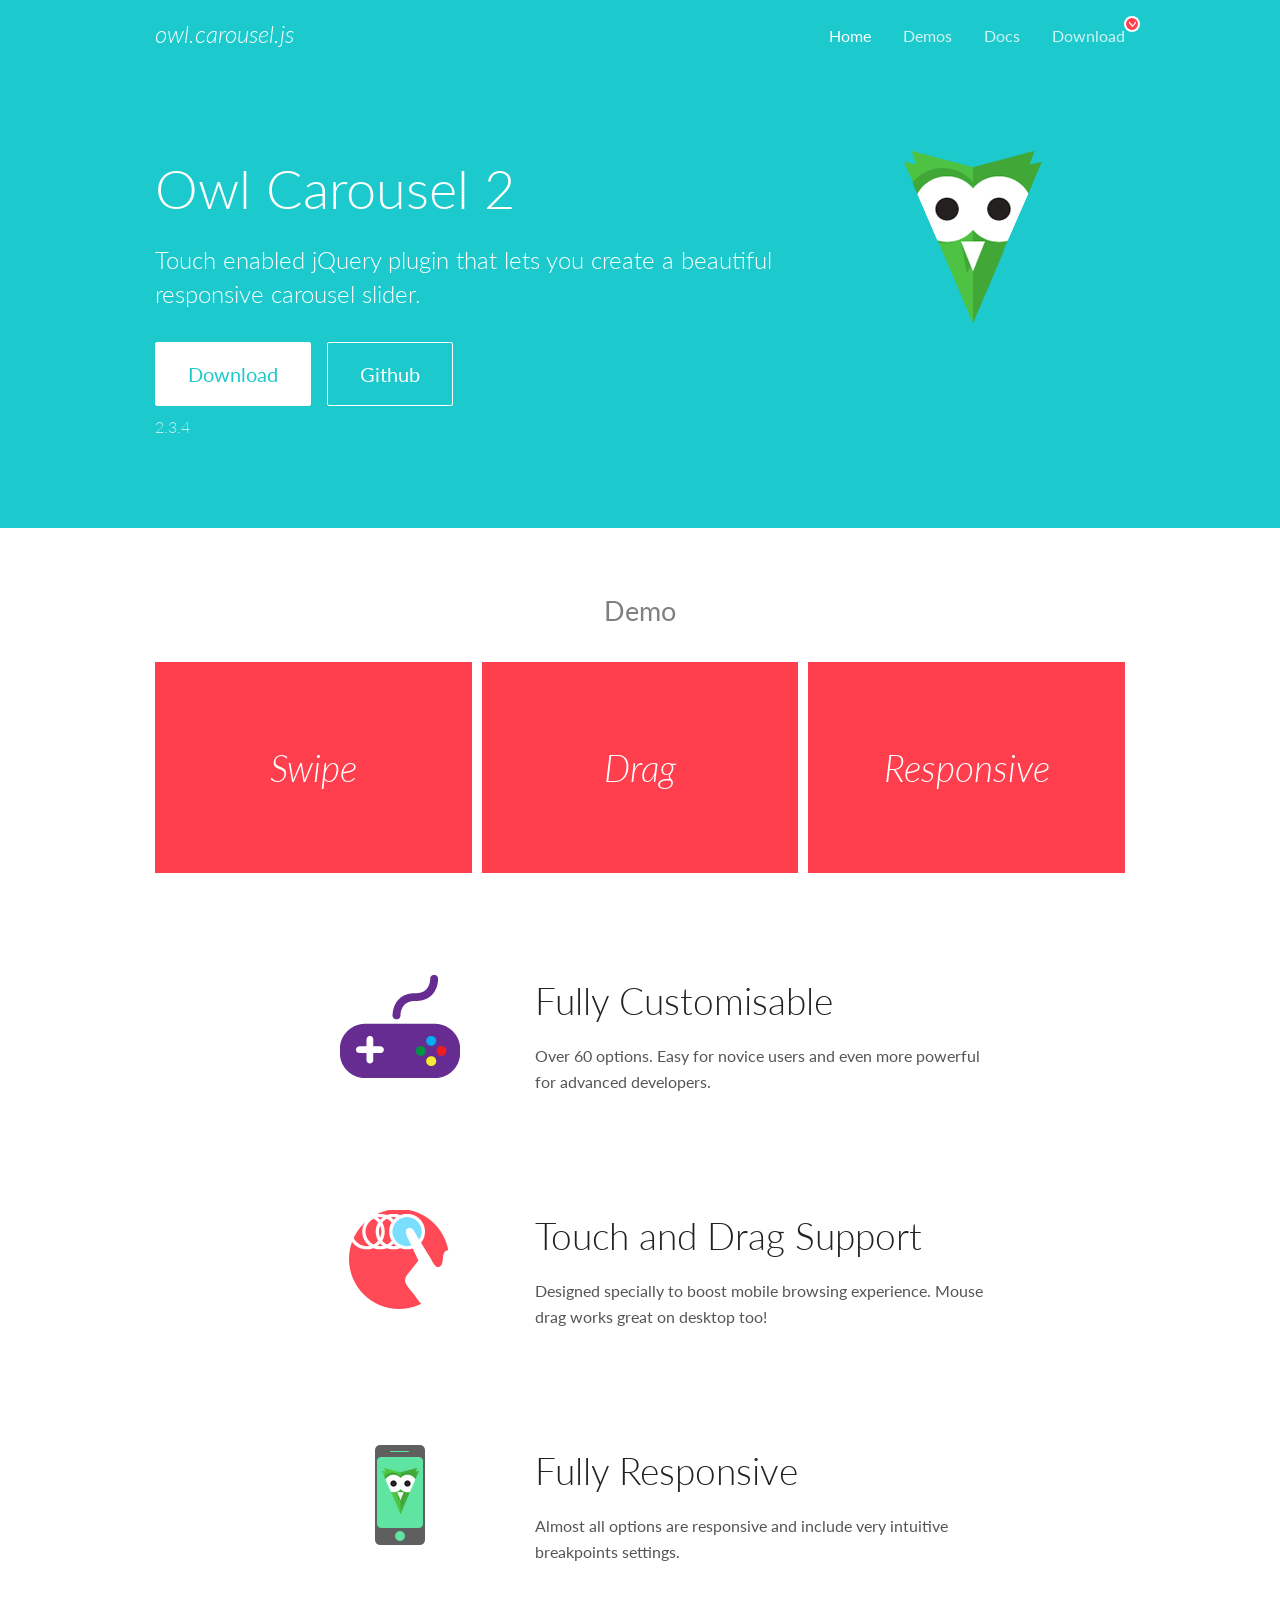
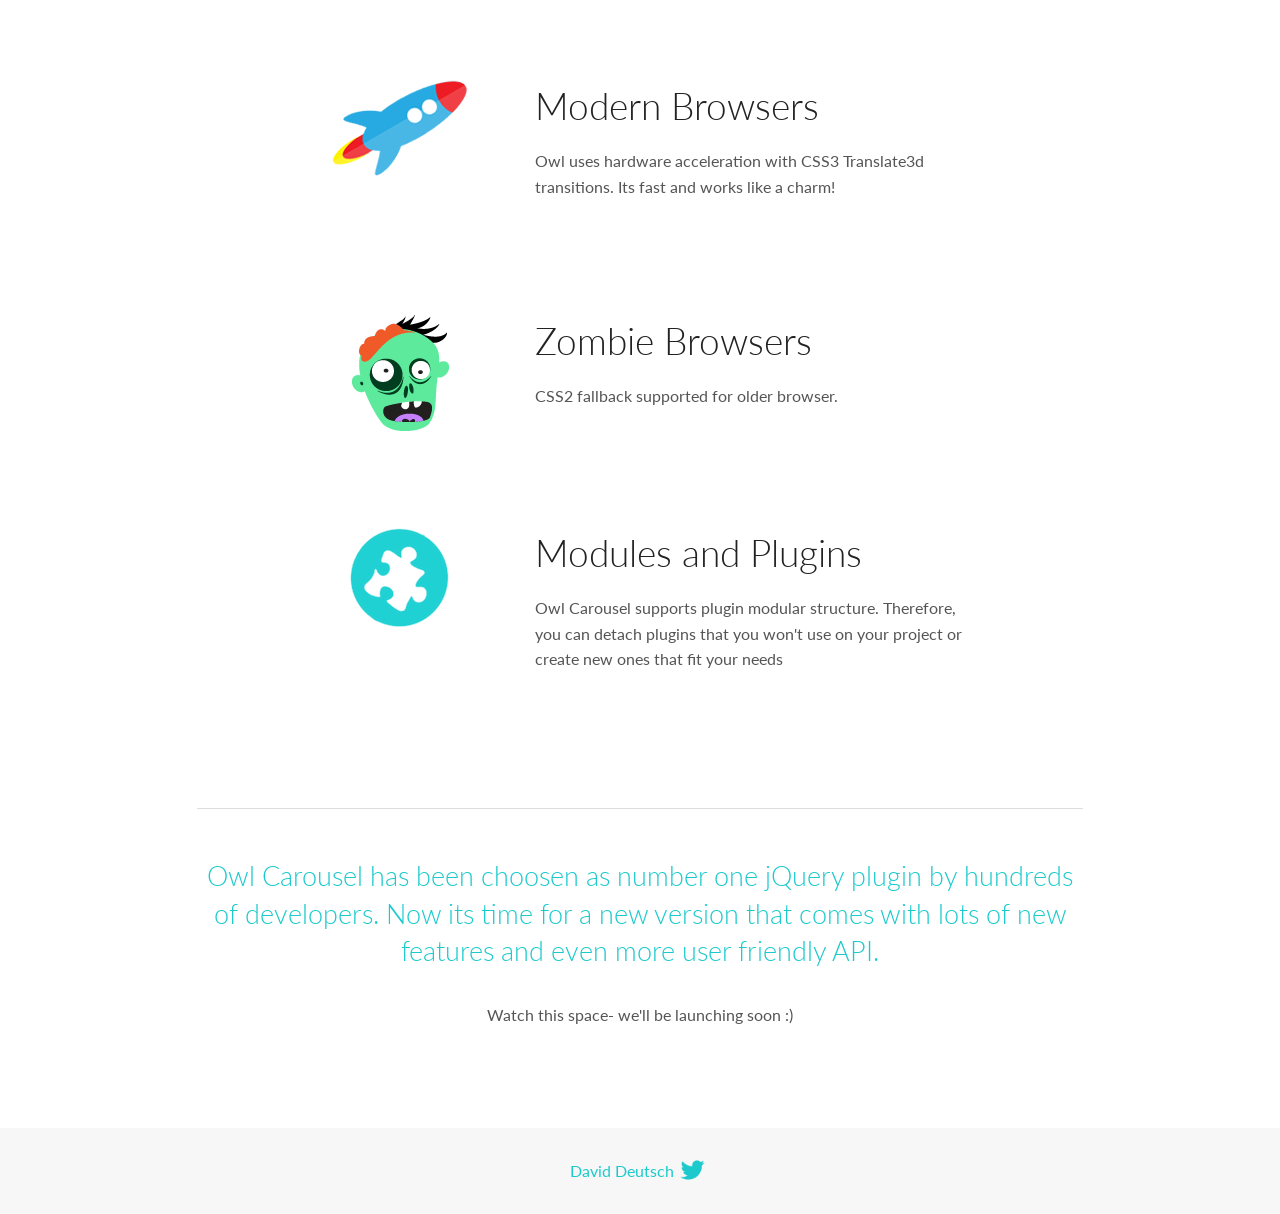
<file: assets/owlcarousel/docs/index.html>
<!DOCTYPE html>
<html lang="en">
  <head>

    <!-- head -->
    <meta charset="utf-8">
    <meta name="msapplication-tap-highlight" content="no" />
    <meta name="viewport" content="width=device-width, initial-scale=1.0" />
    <meta name="description" content="Touch enabled jQuery plugin that lets you create beautiful responsive carousel slider.">
    <meta name="author" content="David Deutsch">
    <title>
      Home | Owl Carousel | 2.3.4
    </title>

    <!-- Stylesheets -->
    <link href='https://fonts.googleapis.com/css?family=Lato:300,400,700,400italic,300italic' rel='stylesheet' type='text/css'>
    <link rel="stylesheet" href="assets/css/docs.theme.min.css">

    <!-- Owl Stylesheets -->
    <link rel="stylesheet" href="assets/owlcarousel/assets/owl.carousel.min.css">
    <link rel="stylesheet" href="assets/owlcarousel/assets/owl.theme.default.min.css">

    <!-- HTML5 shim and Respond.js IE8 support of HTML5 elements and media queries -->

    <!--[if lt IE 9]>
      <script src="https://oss.maxcdn.com/libs/html5shiv/3.7.0/html5shiv.js"></script>
      <script src="https://oss.maxcdn.com/libs/respond.js/1.3.0/respond.min.js"></script>
    <![endif]-->

    <!-- Favicons -->
    <link rel="apple-touch-icon-precomposed" sizes="144x144" href="assets/ico/apple-touch-icon-144-precomposed.png">
    <link rel="shortcut icon" href="assets/ico/favicon.png">
    <link rel="shortcut icon" href="favicon.ico">

    <!-- Yeah i know js should not be in header. Its required for demos.-->

    <!-- javascript -->
    <script src="assets/vendors/jquery.min.js"></script>
    <script src="assets/owlcarousel/owl.carousel.js"></script>
  </head>
  <body>

    <!-- header -->
    <header class="header">
      <div class="row">
        <div class="large-12 columns">
          <div class="brand left">
            <h3>
              <a href="/OwlCarousel2/">owl.carousel.js</a> 
            </h3>
          </div>
          <a id="toggle-nav" class="right">
            <span></span> <span></span> <span></span> 
          </a> 
          <div class="nav-bar">
            <ul class="clearfix">
              <li class="active">
                <a href="/OwlCarousel2/index.html">Home</a> 
              </li>
              <li> <a href="/OwlCarousel2/demos/demos.html">Demos</a>  </li>
              <li> <a href="/OwlCarousel2/docs/started-welcome.html">Docs</a>  </li>
              <li>
                <a href="https://github.com/OwlCarousel2/OwlCarousel2/archive/2.3.4.zip">Download</a> 
                <span class="download"></span> 
              </li>
            </ul>
          </div>
        </div>
      </div>
    </header>

    <!-- home panel -->
    <section id="hero">
      <div class="row">
        <div class="large-8 medium-8 columns">
          <h1>Owl Carousel 2</h1>
          <h4>Touch enabled jQuery plugin that lets you create a beautiful responsive carousel slider.</h4>
          <a href="https://github.com/OwlCarousel2/OwlCarousel2/archive/2.3.4.zip" class="hero-button">Download</a> 
          <a href="https://github.com/OwlCarousel2/OwlCarousel2" class="hero-button outline">Github</a> 
          <p>2.3.4</p>
        </div>
        <div class="large-4 medium-4 columns">
          <img class="owl-logo" src="assets/img/owl-logo.png" alt="mr. Owl">
        </div>
      </div>
    </section>

    <!-- body -->
    <div class="home-demo">
      <div class="row">
        <div class="large-12 columns">
          <h3>Demo</h3>
          <div class="owl-carousel">
            <div class="item">
              <h2>Swipe</h2>
            </div>
            <div class="item">
              <h2>Drag</h2>
            </div>
            <div class="item">
              <h2>Responsive</h2>
            </div>
            <div class="item">
              <h2>CSS3</h2>
            </div>
            <div class="item">
              <h2>Fast</h2>
            </div>
            <div class="item">
              <h2>Easy</h2>
            </div>
            <div class="item">
              <h2>Free</h2>
            </div>
            <div class="item">
              <h2>Upgradable</h2>
            </div>
            <div class="item">
              <h2>Tons of options</h2>
            </div>
            <div class="item">
              <h2>Infinity</h2>
            </div>
            <div class="item">
              <h2>Auto Width</h2>
            </div>
          </div>
        </div>
      </div>
    </div>
    <script>
      var owl = $('.owl-carousel');
      owl.owlCarousel({
        margin: 10,
        loop: true,
        responsive: {
          0: {
            items: 1
          },
          600: {
            items: 2
          },
          1000: {
            items: 3
          }
        }
      })
    </script>

    <!-- features -->
    <div id="features">
      <div class="row">
        <div class="small-12 medium-9 small-centered columns">
          <section class="row feature">
            <div class="medium-4 small-12 columns">
              <img src="assets/img/feature-options.png" alt="">
            </div>
            <div class="medium-8 small-12 columns">
              <h2>Fully Customisable</h2>
              <p>Over 60 options. Easy for novice users and even more powerful for advanced developers.</p>
            </div>
          </section>
          <section class="row feature">
            <div class="medium-4 small-12 columns">
              <img src="assets/img/feature-drag.png" alt="">
            </div>
            <div class="medium-8 small-12 columns">
              <h2>Touch and Drag Support</h2>
              <p>Designed specially to boost mobile browsing experience. Mouse drag works great on desktop too!</p>
            </div>
          </section>
          <section class="row feature">
            <div class="medium-4 small-12 columns">
              <img src="assets/img/feature-responsive.png" alt="">
            </div>
            <div class="medium-8 small-12 columns">
              <h2>Fully Responsive</h2>
              <p>Almost all options are responsive and include very intuitive breakpoints settings.</p>
            </div>
          </section>
          <section class="row feature">
            <div class="medium-4 small-12 columns">
              <img src="assets/img/feature-modern.png" alt="">
            </div>
            <div class="medium-8 small-12 columns">
              <h2>Modern Browsers</h2>
              <p>Owl uses hardware acceleration with CSS3 Translate3d transitions. Its fast and works like a charm! </p>
            </div>
          </section>
          <section class="row feature">
            <div class="medium-4 small-12 columns">
              <img src="assets/img/feature-zombie.png" alt="">
            </div>
            <div class="medium-8 small-12 columns">
              <h2>Zombie Browsers</h2>
              <p>CSS2 fallback supported for older browser.</p>
            </div>
          </section>
          <section class="row feature">
            <div class="medium-4 small-12 columns">
              <img src="assets/img/feature-module.png" alt="">
            </div>
            <div class="medium-8 small-12 columns">
              <h2>Modules and Plugins</h2>
              <p>Owl Carousel supports plugin modular structure. Therefore, you can detach plugins that you won&#x27;t use on your project or create new ones that fit your needs</p>
            </div>
          </section>
        </div>
      </div>
    </div>

    <!-- footer -->
    <section id="teaser-text">
      <div class="row">
        <div class="small-12 medium-11 small-centered columns">
          <hr>
          <h3 id="owl-carousel-has-been-choosen-as-number-one-jquery-plugin-by-hundreds-of-developers-now-its-time-for-a-new-version-that-comes-with-lots-of-new-features-and-even-more-user-friendly-api-">Owl Carousel has been choosen as number one jQuery plugin by hundreds of developers. Now its time for a new version that comes with lots of new features and even more user friendly API.</h3>
          <p>Watch this space- we&#39;ll be launching soon :)</p>
        </div>
      </div>
    </section>

    <!-- footer -->
    <footer class="footer">
      <div class="row">
        <div class="large-12 columns">
          <h5>
            <a href="/OwlCarousel2/docs/support-contact.html">David Deutsch</a> 
            <a id="custom-tweet-button" href="https://twitter.com/share?url=https://github.com/OwlCarousel2/OwlCarousel2&text=Owl Carousel - This is so awesome! " target="_blank"></a> 
          </h5>
        </div>
      </div>
    </footer>

    <!-- vendors -->
    <script src="assets/vendors/highlight.js"></script>
    <script src="assets/js/app.js"></script>
  </body>
</html>
</file>
